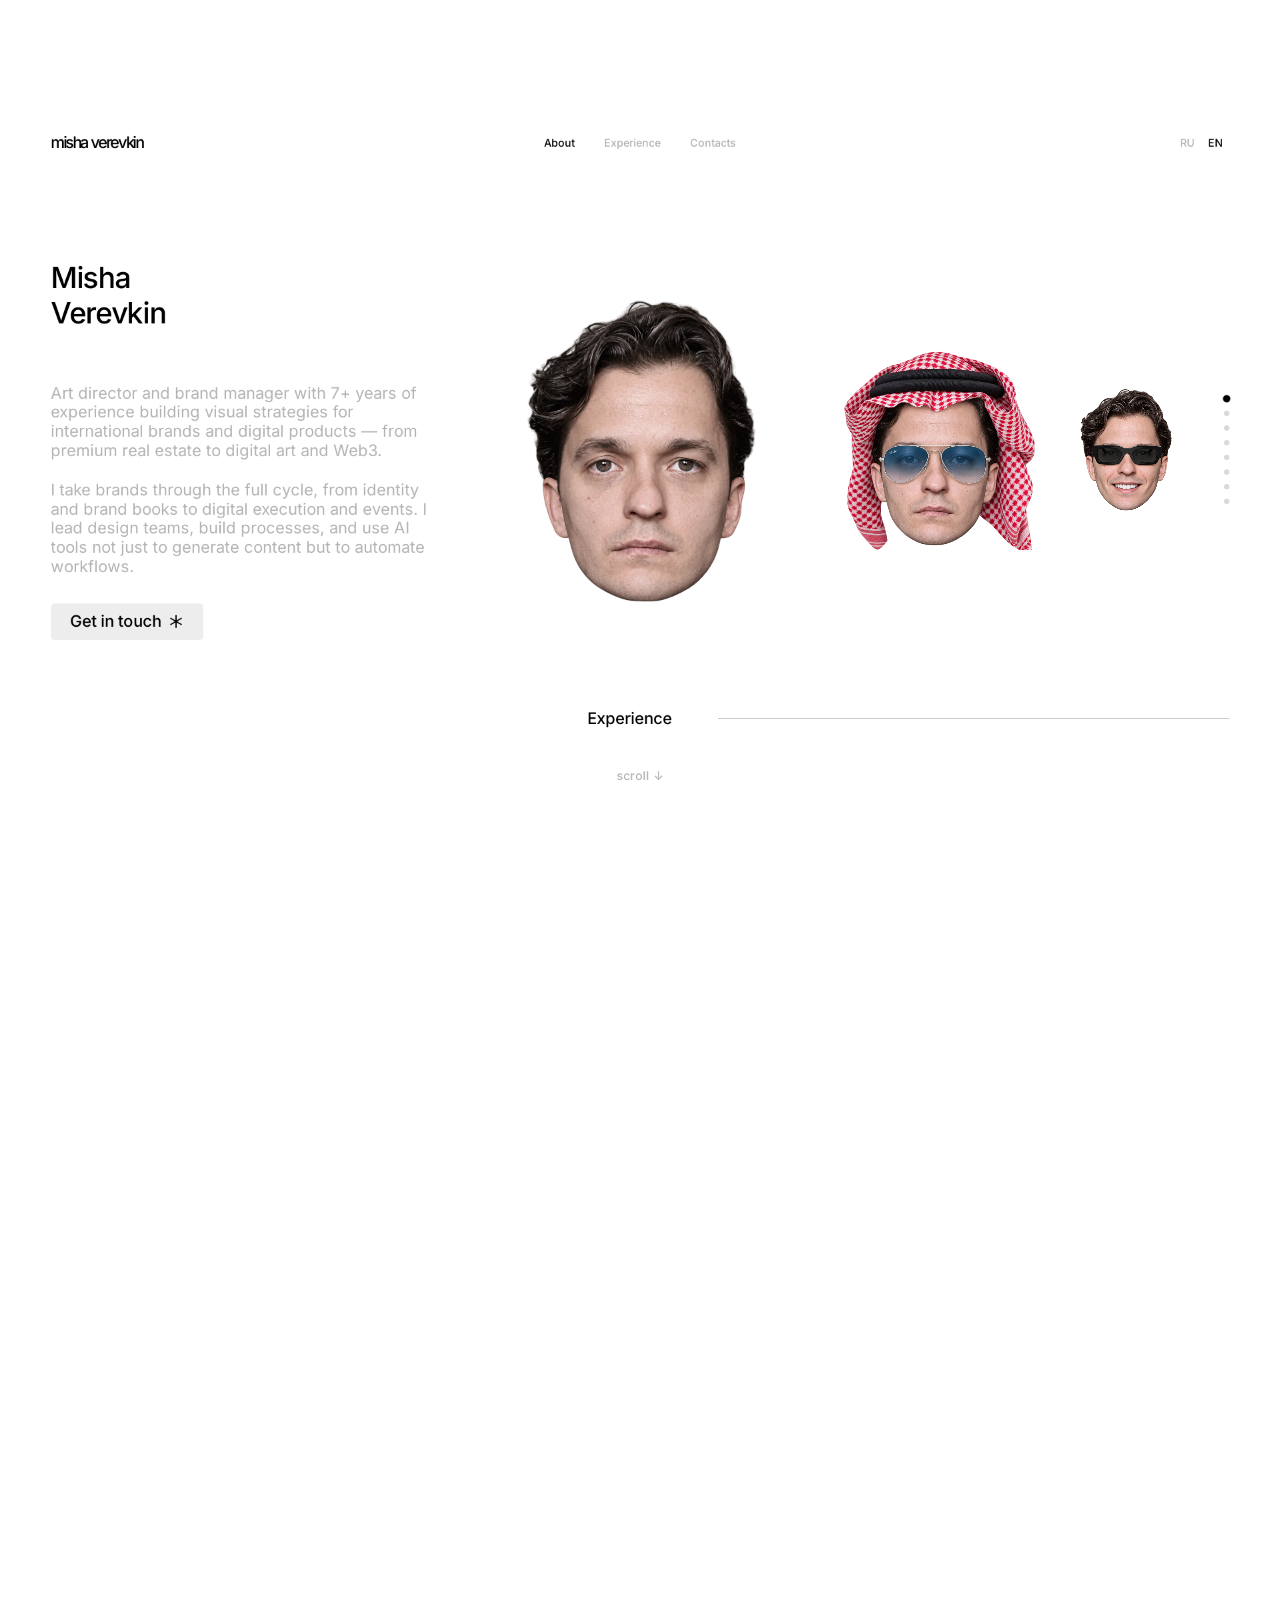
<file: index.html>
<!doctype html>
<html lang="ru">
<head>
<meta charset="utf-8">
<meta name="viewport" content="width=device-width, initial-scale=1">
<title>Миша Веревкин — арт-директор и бренд-менеджер</title>
<meta name="description" content="Арт-директор и бренд-менеджер с 7+ годами опыта: визуальные стратегии для международных брендов и цифровых продуктов — от премиальной недвижимости до цифрового искусства и Web3.">
<link rel="canonical" href="https://verevkin.pro/">
<link rel="alternate" hreflang="ru" href="https://verevkin.pro/">
<link rel="alternate" hreflang="en" href="https://verevkin.pro/?lang=en">
<link rel="alternate" hreflang="x-default" href="https://verevkin.pro/">
<meta property="og:type" content="website">
<meta property="og:url" content="https://verevkin.pro/">
<meta property="og:title" content="Миша Веревкин — арт-директор и бренд-менеджер">
<meta property="og:description" content="Арт-директор и бренд-менеджер с 7+ годами опыта: визуальные стратегии для международных брендов и цифровых продуктов — от премиальной недвижимости до цифрового искусства и Web3.">
<meta property="og:image" content="https://verevkin.pro/assets/og-image.jpg">
<meta property="og:image:width" content="1200"><meta property="og:image:height" content="630">
<meta property="og:locale" content="ru_RU"><meta property="og:locale:alternate" content="en_US">
<meta name="twitter:card" content="summary_large_image">
<meta name="theme-color" content="#ffffff">
<link rel="icon" type="image/png" href="assets/favicon.png">
<link rel="apple-touch-icon" href="assets/apple-touch-icon.png">
<link rel="preload" href="assets/fonts/inter-cyrillic-500.woff2" as="font" type="font/woff2" crossorigin>
<link rel="preload" href="assets/fonts/inter-latin-500.woff2" as="font" type="font/woff2" crossorigin>
<link rel="preload" href="assets/faces/face-01.webp" as="image">
<link rel="stylesheet" href="assets/site.css">
</head>
<body>
<svg width="0" height="0" style="position:absolute" aria-hidden="true">
  <symbol id="i-corners" viewBox="0 0 256 256" fill="none" stroke="currentColor" stroke-width="20" stroke-linecap="round" stroke-linejoin="round"><path d="M168 48h40v40M88 208H48v-40M208 168v40h-40M48 88V48h40"/></symbol>
  <symbol id="i-link" viewBox="0 0 256 256" fill="none" stroke="currentColor" stroke-width="18" stroke-linecap="round" stroke-linejoin="round"><path d="M122 168l-26 26a44 44 0 0 1-62-62l26-26M134 88l26-26a44 44 0 0 1 62 62l-26 26M96 160l64-64"/></symbol>
  <symbol id="i-star" viewBox="0 0 256 256" fill="none" stroke="currentColor" stroke-width="20" stroke-linecap="round"><path d="M128 32v192M44.9 80l166.2 96M44.9 176l166.2-96"/></symbol>
  <symbol id="i-x" viewBox="0 0 256 256" fill="none" stroke="currentColor" stroke-width="16" stroke-linecap="round"><path d="M200 56 56 200M200 200 56 56"/></symbol>
  <symbol id="i-in" viewBox="0 0 24 24" fill="currentColor"><path d="M4.98 3.5a2.5 2.5 0 1 1 0 5 2.5 2.5 0 0 1 0-5ZM3 9h4v12H3zM10 9h3.8v1.7h.1c.5-1 1.8-2 3.7-2 4 0 4.7 2.6 4.7 6V21h-4v-5.5c0-1.3 0-3-1.8-3s-2.1 1.4-2.1 2.9V21H10z"/></symbol>
  <symbol id="i-tg" viewBox="0 0 24 24" fill="currentColor"><path d="M21.6 3.3 2.9 10.5c-1.3.5-1.3 1.2-.2 1.5l4.8 1.5 1.8 5.6c.2.6.1.8.7.8.5 0 .7-.2 1-.5l2.3-2.3 4.8 3.6c.9.5 1.5.2 1.7-.8l3.2-15c.3-1.3-.5-1.9-1.4-1.6ZM8.4 13.1l9.9-6.3c.5-.3.9-.1.6.2l-8.2 7.4-.3 3.4-2-4.7Z"/></symbol>
  <symbol id="i-hh" viewBox="0 0 24 24" fill="currentColor"><path d="M3 5h2.6v5.1c.7-.9 1.7-1.4 2.9-1.4 2.2 0 3.3 1.3 3.3 3.6V19H9.2v-6.1c0-1.2-.5-1.8-1.5-1.8-1.1 0-1.9.8-1.9 2.1V19H3V5Zm10.2 0h2.6v5.1c.7-.9 1.7-1.4 2.9-1.4 2.2 0 3.3 1.3 3.3 3.6V19h-2.6v-6.1c0-1.2-.5-1.8-1.5-1.8-1.1 0-1.9.8-1.9 2.1V19h-2.8V5Z"/></symbol>
</svg>

<div id="track">
  <div id="stage">
    <div id="board">
      <div id="scene">
        <nav id="nav" data-i18n-aria="navAria">
          <a class="brand" href="#" data-go="0" data-i18n="brand"></a>
          <div class="menu">
            <a href="#" data-go="0" id="m-about" data-i18n="nav.about"></a>
            <a href="#" data-go="1" id="m-exp" data-i18n="nav.exp"></a>
            <a href="#" data-go="contacts" id="m-contacts" data-i18n="nav.contacts"></a>
          </div>
          <div class="lang" data-i18n-aria="langAria"><button data-lang="ru">RU</button><button data-lang="en">EN</button></div>
          <button id="burger" data-i18n-aria="menuAria" aria-expanded="false"><span></span></button>
        </nav>
        <div id="mmenu" data-i18n-aria="menuAria">
          <a href="#" data-go="0" id="mm-about" data-i18n="nav.about"></a>
          <a href="#" data-go="1" id="mm-exp" data-i18n="nav.exp"></a>
          <a href="#" data-go="contacts" id="mm-contacts" data-i18n="nav.contacts"></a>
          <div class="lang" data-i18n-aria="langAria"><button data-lang="ru">RU</button><button data-lang="en">EN</button></div>
        </div>

        <div id="faces"></div>
        <div id="copies"></div>

        <div id="rule"></div>
        <div id="hero-label"><span data-i18n="experience"></span></div>
        <div class="date" id="d-from"><span class="seg" data-seg="0"></span><span class="seg" data-seg="1"></span></div>
        <div class="date" id="d-to"><span class="seg" data-seg="0"></span><span class="seg" data-seg="1"></span></div>
        <div id="face-cue" aria-hidden="true"><svg><use href="#i-corners"/></svg></div>

        <section id="contacts" data-i18n-aria="nav.contacts">
          <div class="cface"><img alt="" id="cface-img"></div>
          <h2 data-i18n="contactsTitle"></h2>
          <div class="ways">
            <div class="way"><span class="l" data-i18n="call"></span><a href="tel:+79220872772">+7 922 08 72 772</a></div>
            <div class="way"><span class="l" data-i18n="tg"></span><a href="https://t.me/verevkinmi" target="_blank" rel="noopener">@verevkinmi</a></div>
            <div class="way"><span class="l" data-i18n="mail"></span><a href="mailto:misha@verevkin.pro">misha@verevkin.pro</a></div>
          </div>
          <div class="soc">
            <a href="https://www.linkedin.com/in/verevkinmi" target="_blank" rel="noopener" aria-label="LinkedIn"><svg><use href="#i-in"/></svg></a>
            <a href="https://t.me/verevkinmi" target="_blank" rel="noopener" aria-label="Telegram"><svg><use href="#i-tg"/></svg></a>
            <a href="https://spb.hh.ru/resume/e219c73cff111df6860039ed1f66704b354452" target="_blank" rel="noopener" aria-label="hh.ru"><svg><use href="#i-hh"/></svg></a>
          </div>
          <div class="legal" data-i18n-html="legal"></div>
        </section>

        <div id="dots" aria-hidden="true"></div>
        <div id="hint" data-i18n="hint"></div>
      </div>

      <div id="modal" role="dialog" aria-modal="true" aria-labelledby="dlg-role">
        <div class="veil" data-close></div>
        <div id="dlg">
          <button class="x" data-close data-i18n-aria="close"><svg><use href="#i-x"/></svg></button>
          <div class="scroll">
            <div class="inner">
              <div class="mface"><img alt="" id="dlg-face"></div>
              <div class="tl"><span id="dlg-from"></span><span class="ln"></span><span id="dlg-to"></span></div>
              <div class="head"><div class="co" id="dlg-co"></div><div class="kind" id="dlg-kind"></div></div>
              <div class="role" id="dlg-role"></div>
              <div class="blocks" id="dlg-blocks"></div>
              <div class="gal" id="dlg-gal"></div>
              <div class="projects"><div class="ttl" data-i18n="projects"></div><div class="grid" id="dlg-proj"></div></div>
            </div>
          </div>
        </div>
      </div>
    </div>
  </div>
</div>
<script src="assets/content.js"></script>
<script src="assets/app.js"></script>
</body>
</html>
</file>
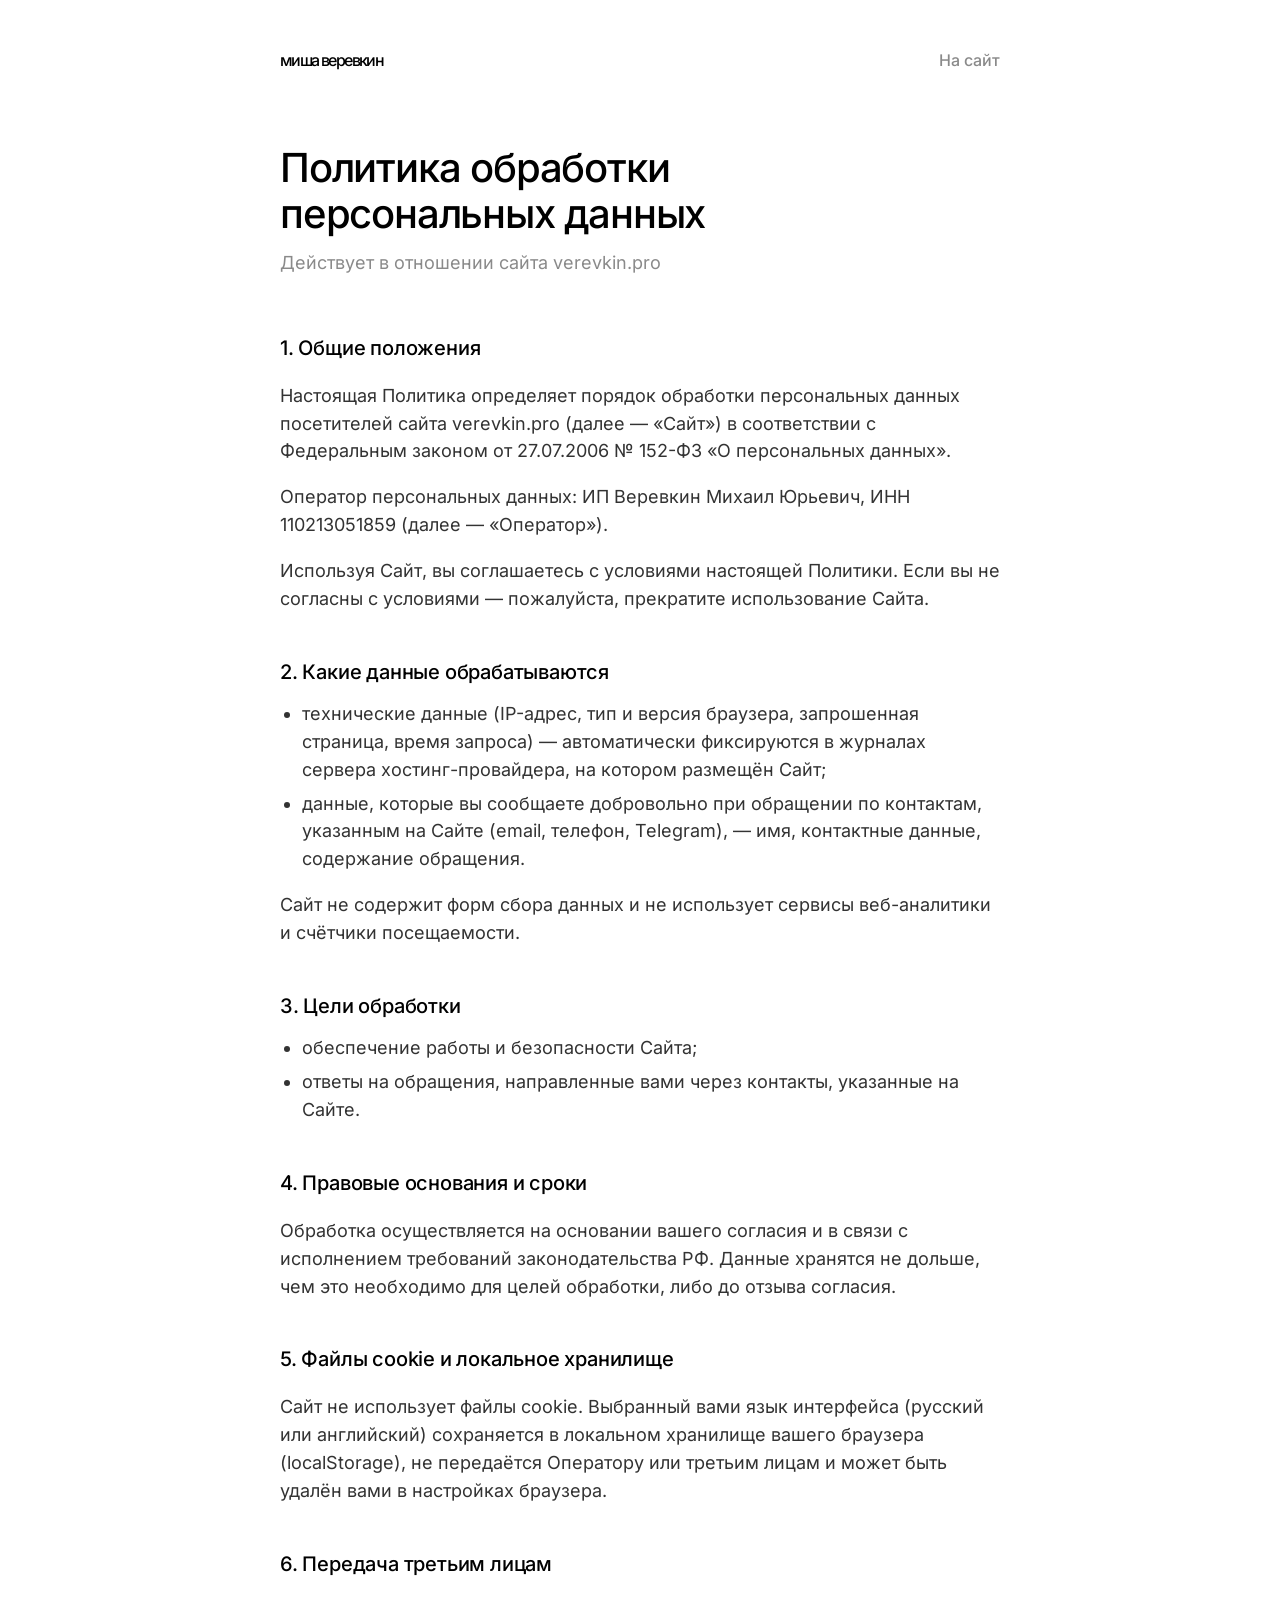
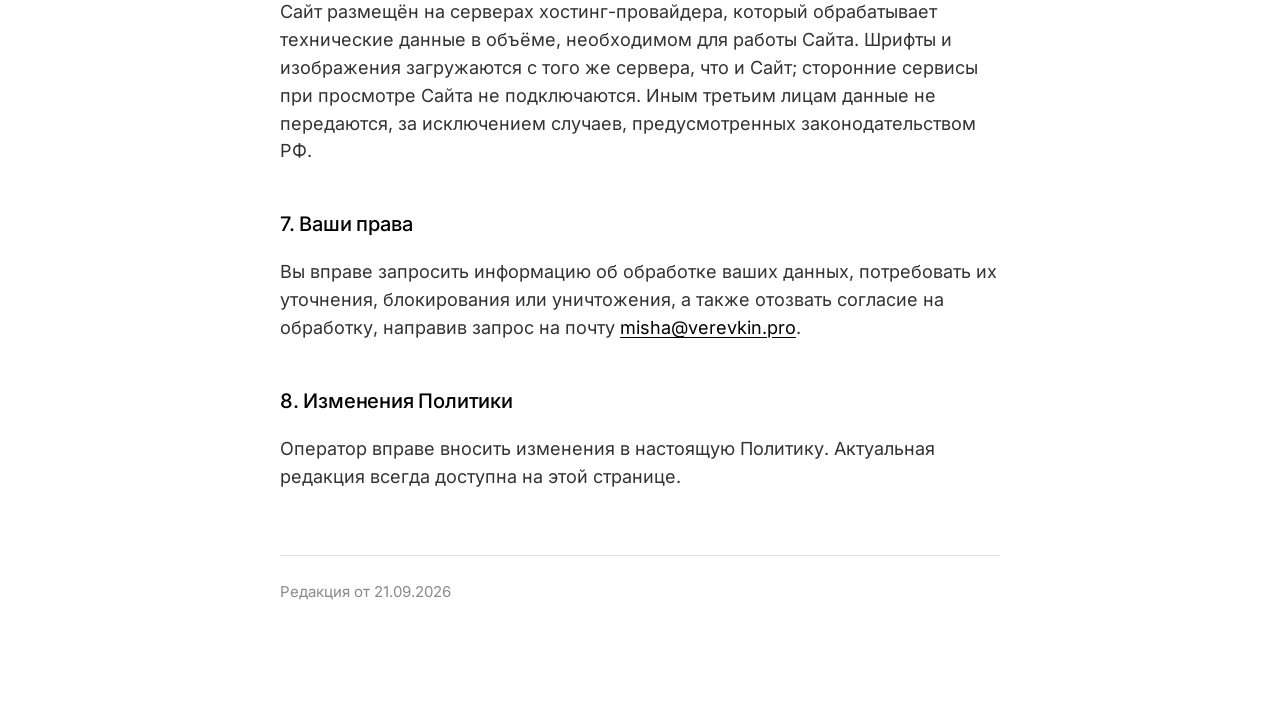
<file: privacy/index.html>
<!doctype html>
<html lang="ru">
<head>
<meta charset="utf-8">
<meta name="viewport" content="width=device-width, initial-scale=1">
<title>Политика обработки персональных данных — verevkin.pro</title>
<meta name="description" content="Политика обработки персональных данных посетителей сайта verevkin.pro">
<link rel="icon" type="image/png" href="../assets/favicon.png">
<style>
@font-face { font-family: Inter; font-weight: 400; font-display: swap; src: url(../assets/fonts/inter-cyrillic-400.woff2) format('woff2'); unicode-range: U+0301,U+0400-045F,U+0490-0491,U+04B0-04B1,U+2116; }
@font-face { font-family: Inter; font-weight: 400; font-display: swap; src: url(../assets/fonts/inter-latin-400.woff2) format('woff2'); unicode-range: U+0000-00FF,U+2000-206F; }
@font-face { font-family: Inter; font-weight: 500; font-display: swap; src: url(../assets/fonts/inter-cyrillic-500.woff2) format('woff2'); unicode-range: U+0301,U+0400-045F,U+0490-0491,U+04B0-04B1,U+2116; }
@font-face { font-family: Inter; font-weight: 500; font-display: swap; src: url(../assets/fonts/inter-latin-500.woff2) format('woff2'); unicode-range: U+0000-00FF,U+2000-206F; }
:root { --ink: #000; --mute: #8a8a8a; --line: #e2e2e2; }
html, body { margin: 0; background: #fff; color: var(--ink); }
body { font: 400 18px/1.55 Inter, "Helvetica Neue", Arial, sans-serif; -webkit-font-smoothing: antialiased; }
.wrap { max-width: 720px; margin: 0 auto; padding: 48px 24px 96px; }
.top { display: flex; justify-content: space-between; align-items: center; font-weight: 500; font-size: 16px; margin-bottom: 72px; }
.top a { color: var(--ink); text-decoration: none; letter-spacing: -0.1em; }
.top a.back { letter-spacing: 0; color: var(--mute); }
.top a.back:hover { color: var(--ink); }
h1 { font-weight: 500; font-size: 40px; line-height: 1.15; letter-spacing: -0.03em; margin: 0 0 12px; text-wrap: balance; }
.sub { color: var(--mute); margin: 0 0 56px; }
h2 { font-weight: 500; font-size: 20px; letter-spacing: -0.01em; margin: 44px 0 12px; }
p, li { color: #333; }
ul { padding-left: 1.2em; margin: 8px 0; } li { margin: 6px 0; }
a { color: var(--ink); text-underline-offset: 3px; }
.ed { margin-top: 64px; padding-top: 24px; border-top: 1px solid var(--line); color: var(--mute); font-size: 15px; }
@media (max-width: 600px) { body { font-size: 16px; } h1 { font-size: 30px; } .top { margin-bottom: 48px; } }
</style>
</head>
<body>
<div class="wrap">
  <div class="top"><a href="../">миша веревкин</a><a class="back" href="../">На сайт</a></div>

  <h1>Политика обработки персональных данных</h1>
  <p class="sub">Действует в отношении сайта verevkin.pro</p>

  <h2>1. Общие положения</h2>
  <p>Настоящая Политика определяет порядок обработки персональных данных посетителей сайта verevkin.pro (далее — «Сайт») в соответствии с Федеральным законом от 27.07.2006 № 152-ФЗ «О персональных данных».</p>
  <p>Оператор персональных данных: ИП Веревкин Михаил Юрьевич, ИНН 110213051859 (далее — «Оператор»).</p>
  <p>Используя Сайт, вы соглашаетесь с условиями настоящей Политики. Если вы не согласны с условиями — пожалуйста, прекратите использование Сайта.</p>

  <h2>2. Какие данные обрабатываются</h2>
  <ul>
    <li>технические данные (IP-адрес, тип и версия браузера, запрошенная страница, время запроса) — автоматически фиксируются в журналах сервера хостинг-провайдера, на котором размещён Сайт;</li>
    <li>данные, которые вы сообщаете добровольно при обращении по контактам, указанным на Сайте (email, телефон, Telegram), — имя, контактные данные, содержание обращения.</li>
  </ul>
  <p>Сайт не содержит форм сбора данных и не использует сервисы веб-аналитики и счётчики посещаемости.</p>

  <h2>3. Цели обработки</h2>
  <ul>
    <li>обеспечение работы и безопасности Сайта;</li>
    <li>ответы на обращения, направленные вами через контакты, указанные на Сайте.</li>
  </ul>

  <h2>4. Правовые основания и сроки</h2>
  <p>Обработка осуществляется на основании вашего согласия и в связи с исполнением требований законодательства РФ. Данные хранятся не дольше, чем это необходимо для целей обработки, либо до отзыва согласия.</p>

  <h2>5. Файлы cookie и локальное хранилище</h2>
  <p>Сайт не использует файлы cookie. Выбранный вами язык интерфейса (русский или английский) сохраняется в локальном хранилище вашего браузера (localStorage), не передаётся Оператору или третьим лицам и может быть удалён вами в настройках браузера.</p>

  <h2>6. Передача третьим лицам</h2>
  <p>Сайт размещён на серверах хостинг-провайдера, который обрабатывает технические данные в объёме, необходимом для работы Сайта. Шрифты и изображения загружаются с того же сервера, что и Сайт; сторонние сервисы при просмотре Сайта не подключаются. Иным третьим лицам данные не передаются, за исключением случаев, предусмотренных законодательством РФ.</p>

  <h2>7. Ваши права</h2>
  <p>Вы вправе запросить информацию об обработке ваших данных, потребовать их уточнения, блокирования или уничтожения, а также отозвать согласие на обработку, направив запрос на почту <a href="mailto:misha@verevkin.pro">misha@verevkin.pro</a>.</p>

  <h2>8. Изменения Политики</h2>
  <p>Оператор вправе вносить изменения в настоящую Политику. Актуальная редакция всегда доступна на этой странице.</p>

  <p class="ed">Редакция от 21.09.2026</p>
</div>
</body>
</html>
</file>
<file: assets/site.css>
/* verevkin.pro — generated from proto/src.html by build_site.py */
@font-face { font-family: Inter; font-style: normal; font-weight: 400; font-display: swap; src: url(fonts/inter-cyrillic-400.woff2) format('woff2'); unicode-range: U+0301,U+0400-045F,U+0490-0491,U+04B0-04B1,U+2116; }
@font-face { font-family: Inter; font-style: normal; font-weight: 400; font-display: swap; src: url(fonts/inter-latin-400.woff2) format('woff2'); unicode-range: U+0000-00FF,U+0131,U+0152-0153,U+02BB-02BC,U+02C6,U+02DA,U+02DC,U+0304,U+0308,U+0329,U+2000-206F,U+20AC,U+2122,U+2191,U+2193,U+2212,U+2215,U+FEFF,U+FFFD; }
@font-face { font-family: Inter; font-style: normal; font-weight: 500; font-display: swap; src: url(fonts/inter-cyrillic-500.woff2) format('woff2'); unicode-range: U+0301,U+0400-045F,U+0490-0491,U+04B0-04B1,U+2116; }
@font-face { font-family: Inter; font-style: normal; font-weight: 500; font-display: swap; src: url(fonts/inter-latin-500.woff2) format('woff2'); unicode-range: U+0000-00FF,U+0131,U+0152-0153,U+02BB-02BC,U+02C6,U+02DA,U+02DC,U+0304,U+0308,U+0329,U+2000-206F,U+20AC,U+2122,U+2191,U+2193,U+2212,U+2215,U+FEFF,U+FFFD; }
html, body { margin: 0; } [hidden] { display: none !important; } img { max-width: 100%; }
:root {
    --bg: #ffffff;
    --ink: #000000;
    --mute: #b3b3b3;
    --ph: #d9d9d9;
    --line: #b3b3b3;
    --u: 1;
    --ease: cubic-bezier(.2,.7,.2,1);
    --m: 76px;   /* page margin 1920 */
    --col4: 568px; /* 4 of 12 cols, gutter 32 */
    --tl: 942px;  /* timeline baseline */
    --dh: 29px;   /* date digit height */
    --bh: 1080px; /* board height (JS sets it on mobile) */
    color-scheme: light;
  }
  * { box-sizing: border-box; }
  html.locked { overflow: hidden; }
  body {
    margin: 0;
    background: var(--bg);
    color: var(--ink);
    font-family: Inter, "Helvetica Neue", Arial, sans-serif;
    font-weight: 500;
    font-size: 24px;
    line-height: 1.2;
    -webkit-font-smoothing: antialiased;
  }
  a, button { color: inherit; text-decoration: none; font: inherit; background: none; border: 0; padding: 0; cursor: pointer; }
  a:focus-visible, button:focus-visible { outline: 2px solid var(--ink); outline-offset: 4px; }
  svg { display: block; }

  #track { position: relative; }
  #stage { position: sticky; top: 0; height: 100vh; height: 100dvh; overflow: hidden; background: var(--bg); }
  .snap { position: absolute; left: 0; width: 1px; height: 1px; scroll-snap-align: start; pointer-events: none; }
  html.snapping { scroll-snap-type: y proximity; }
  @media (max-width: 760px) { html.snapping { scroll-snap-type: y mandatory; } .snap { scroll-snap-stop: always; } }
  html.locked.snapping { scroll-snap-type: none; }

  #board { position: absolute; left: 50%; top: 50%; width: 1920px; height: 1080px; transform: translate(-50%, -50%) scale(var(--u)); transform-origin: center center; }
  /* everything except the modal lives in #scene so it can be blurred/scaled under the pop-up */
  #scene { position: absolute; inset: 0; transition: transform .55s var(--ease), filter .55s var(--ease), opacity .55s var(--ease); will-change: transform, filter; }
  #board.modal-open #scene { transform: scale(.965); filter: blur(10px); opacity: .9; }

  /* language switch: text fades out, swaps, fades back */
  #copies, #nav .brand, #nav .menu, #mmenu a, #hero-label span, #contacts h2, #contacts .way .l, #contacts .legal, #dlg .inner { transition: opacity .17s ease; }
  #board.swapping #copies, #board.swapping #nav .brand, #board.swapping #nav .menu, #board.swapping #mmenu a, #board.swapping #hero-label span,
  #board.swapping #contacts h2, #board.swapping #contacts .way .l, #board.swapping #contacts .legal, #board.swapping #dlg .inner { opacity: 0; }

  /* nav */
  #nav { position: absolute; left: var(--m); right: var(--m); top: 65px; height: 29px; display: flex; align-items: center; justify-content: space-between; white-space: nowrap; z-index: 50; }
  #nav .brand { letter-spacing: -0.1em; }
  #nav .menu { position: absolute; left: 50%; top: 50%; transform: translate(-50%, -50%); display: flex; gap: 44px; font-size: 16px; }
  #nav .menu a { color: var(--mute); transition: color .25s; }
  #nav .menu a.on, #nav .menu a:hover { color: var(--ink); }
  .lang { display: flex; font-size: 16px; }
  .lang button { padding: 0 10px; height: 19px; line-height: 19px; color: var(--mute); border-radius: 4px; transition: color .25s, background .25s; }
  .lang button.on { color: var(--ink); }
  .lang button:hover { color: var(--ink); }
  #burger { display: none; width: 44px; height: 44px; align-items: center; justify-content: center; }
  #burger span { display: block; width: 22px; height: 2px; background: var(--ink); position: relative; transition: transform .3s var(--ease), background .3s; }
  #burger span::before, #burger span::after { content: ""; position: absolute; left: 0; width: 22px; height: 2px; background: var(--ink); transition: transform .3s var(--ease), top .3s var(--ease); }
  #burger span::before { top: -7px; } #burger span::after { top: 7px; }
  #burger.open span { background: transparent; }
  #burger.open span::before { top: 0; transform: rotate(45deg); }
  #burger.open span::after { top: 0; transform: rotate(-45deg); }
  #mmenu { display: none; }

  /* faces */
  .face { position: absolute; left: 960px; top: 540px; width: 480px; height: 480px; margin: -240px 0 0 -240px; transform-origin: center center; will-change: transform, opacity; cursor: pointer; user-select: none; -webkit-user-drag: none; }
  .face img { display: block; width: 100%; height: 100%; object-fit: contain; pointer-events: none; }
  .face .alt { position: absolute; inset: 0; opacity: 0; }
  .face.punch { animation: punch .5s var(--ease); }
  .face.punch .alt { opacity: 1; }
  .face.punch .base { opacity: 0; }
  @keyframes punch { 0% { scale: 1; } 25% { scale: 1.08 .94; } 55% { scale: .97 1.04; } 100% { scale: 1; } }

  /* left column */
  .copy { position: absolute; left: var(--m); top: 540px; width: var(--col4); transform: translateY(-50%); display: flex; flex-direction: column; gap: 80px; will-change: opacity, transform; }
  .copy.intro { gap: 80px; width: var(--col4); }
  .copy.intro .name { font-size: 44px; letter-spacing: -0.03em; line-height: 1.2; }
  .copy.intro p { margin: 0; color: var(--mute); }
  /* descriptions & secondary text — Regular */
  .copy.intro p, .copy .did, .copy .head .kind, #dlg .head .kind, #dlg .blk .d, #dlg .pcard .d,
  #contacts .legal, #contacts .way .l { font-weight: 400; }
  .copy .did-wrap { display: flex; flex-direction: column; gap: 40px; align-items: flex-start; }
  .copy.intro p + p { margin-top: 30px; }
  .copy .head { display: flex; flex-direction: column; gap: 12px; }
  .copy .head .co { letter-spacing: -0.03em; }
  .copy .head .kind { color: var(--mute); }
  .copy .role { font-size: 44px; letter-spacing: -0.03em; line-height: 1.2; text-wrap: balance; }
  .copy .did { color: var(--mute); margin: 0; }

  /* rule + label + dates — all centred on one --tl line */
  #rule { position: absolute; top: var(--tl); height: 0; border-top: 1px solid var(--line); pointer-events: none; }
  #hero-label { position: absolute; left: 881px; top: calc(var(--tl) - var(--dh) / 2); height: var(--dh); line-height: var(--dh); padding: 0 20px; margin-left: -20px; background: var(--bg); z-index: 3; will-change: transform, opacity; }
  .date { position: absolute; top: calc(var(--tl) - var(--dh) / 2); display: flex; background: var(--bg); font-variant-numeric: tabular-nums; z-index: 2; }
  .date .seg { padding: 0 10px; height: var(--dh); line-height: var(--dh); display: flex; }
  #d-from { left: 66px; }
  #d-to { right: 66px; }
  .dg { display: inline-block; height: var(--dh); overflow: hidden; vertical-align: top; }
  .dg .roll { display: flex; flex-direction: column; transition: transform .45s var(--ease); }
  .dg .roll span { height: var(--dh); line-height: var(--dh); display: block; }
  .dg.go .roll { transform: translateY(calc(var(--dh) * -1)); }

  /* buttons */
  .btn { height: 45px; padding: 0 24px; display: inline-flex; align-items: center; gap: 10px; background: #ededed; color: var(--ink); border-radius: 6px; white-space: nowrap; transition: background .25s, color .25s, transform .25s var(--ease); }
  .btn:hover { background: var(--ink); color: var(--bg); }
  .btn:active { transform: scale(.98); }
  .btn svg { width: 24px; height: 24px; }
  .btn.lg { height: 55px; padding: 0 29px; }
  /* click trigger on the active face */
  #face-cue { position: absolute; left: 960px; top: 540px; width: 32px; height: 32px; margin: -224px 0 0 200px; pointer-events: none; opacity: 0; transition: opacity .3s, transform .3s var(--ease); z-index: 35; color: var(--mute); }
  #face-cue svg { width: 100%; height: 100%; }
  #face-cue.on { opacity: 1; }
  .face:hover ~ #face-cue.on { transform: scale(1.12); }

  /* modal */
  #modal { position: absolute; inset: 0; z-index: 100; display: grid; place-items: center; opacity: 0; pointer-events: none; transition: opacity .4s var(--ease); }
  #modal.on { opacity: 1; pointer-events: auto; }
  #modal .veil { position: absolute; inset: 0; background: rgba(255,255,255,.55); }
  #dlg { position: relative; width: 1521px; max-height: 1000px; background: var(--bg); border-radius: 12px; box-shadow: 0 40px 120px -30px rgba(0,0,0,.35), 0 0 0 1px rgba(0,0,0,.04); transform: translateY(48px) scale(.96); opacity: 0; transition: transform .55s var(--ease), opacity .4s var(--ease); will-change: transform, opacity; display: flex; flex-direction: column; overflow: hidden; }
  #modal.on #dlg { transform: translateY(0) scale(1); opacity: 1; }
  #dlg .scroll { overflow-y: auto; overflow-x: hidden; overscroll-behavior: contain; flex: 1; scrollbar-width: thin; scrollbar-color: var(--ph) transparent; }
  #dlg .inner { position: relative; min-height: 1248px; padding: 133px 88px 88px; display: flex; flex-direction: column; align-items: flex-start; }
  #dlg.wide .inner { min-height: 0; }
  #dlg .x { position: absolute; right: 24px; top: 24px; width: 32px; height: 32px; display: grid; place-items: center; z-index: 5; border-radius: 50%; transition: background .2s, transform .3s var(--ease); }
  #dlg .x:hover { background: #f0f0f0; transform: rotate(90deg); }
  #dlg .x svg { width: 24px; height: 24px; }
  #dlg .mface { position: absolute; left: 50%; top: 23px; width: 258px; height: 258px; margin-left: -129px; padding: 9px; border-radius: 50%; background: var(--bg); z-index: 3; transform: scale(.6); opacity: 0; transition: transform .6s var(--ease) .1s, opacity .4s .1s; }
  #modal.on #dlg .mface { transform: scale(1); opacity: 1; }
  #dlg .mface img { width: 100%; height: 100%; object-fit: contain; }
  #dlg .tl { align-self: stretch; display: flex; justify-content: space-between; align-items: center; gap: 32px; font-variant-numeric: tabular-nums; }
  #dlg .tl .ln { flex: 1; border-top: 1px solid var(--line); }
  #dlg .head { margin-top: 56px; width: 365px; display: flex; flex-direction: column; gap: 12px; }
  #dlg .head .co { letter-spacing: -0.03em; }
  #dlg .head .kind { color: var(--mute); }
  #dlg .role { margin-top: 70px; width: 690px; font-size: 44px; letter-spacing: -0.03em; line-height: 1.2; text-wrap: balance; }
  #dlg .blocks { margin-top: 96px; width: 678px; display: grid; grid-template-columns: 299px 299px; gap: 80px; }
  #dlg.nogal .inner { min-height: 1010px; }
  #dlg.nogal .blocks, #dlg.wide .blocks { width: 1345px; grid-template-columns: repeat(4, 1fr); gap: 60px 50px; }
  #dlg .blk { display: flex; flex-direction: column; gap: 12px; opacity: 0; transform: translateY(16px); transition: opacity .45s var(--ease), transform .55s var(--ease); }
  #modal.on #dlg .blk { opacity: 1; transform: none; }
  #dlg .blk .t { letter-spacing: -0.03em; }
  #dlg .blk .d { color: var(--mute); }
  #dlg .gal { position: absolute; right: 88px; top: 406px; width: 540px; display: grid; grid-template-columns: 252px 252px; gap: 35px; }
  #dlg.wide .gal { display: none; }

  /* projects strip (wide mode) */
  #dlg .projects { margin-top: 84px; width: 1345px; }
  #dlg:not(.wide) .projects { display: none; }
  #dlg .projects .ttl { font-size: 20px; margin-bottom: 28px; }
  #dlg .projects .grid { display: grid; grid-template-columns: repeat(3, 1fr); gap: 40px; }
  #dlg .pcard { display: flex; flex-direction: column; gap: 22px; opacity: 0; transform: translateY(16px); transition: opacity .45s var(--ease), transform .55s var(--ease); }
  #modal.on #dlg .pcard { opacity: 1; transform: none; }
  #dlg .pcard .img { aspect-ratio: 16 / 9; border-radius: 12px; overflow: hidden; background: var(--ph); box-shadow: 0 0 0 1px rgba(0,0,0,.06); }
  #dlg .pcard .img img { width: 100%; height: 100%; object-fit: cover; display: block; transition: transform .5s var(--ease); }
  #dlg .pcard:hover .img img { transform: scale(1.04); }
  #dlg .pcard .d { font-size: 20px; line-height: 1.35; }
  #dlg .pcard .lnk { margin-top: auto; font-size: 20px; display: inline-flex; align-items: center; gap: 8px; color: var(--ink); }
  #dlg .pcard .lnk u { text-underline-offset: 4px; text-decoration-thickness: 1px; }
  #dlg .pcard .lnk svg { width: 20px; height: 20px; }
  #dlg .pcard .lnk.nda { color: var(--mute); }
  #dlg .gal .g { width: 252px; position: relative; height: 151px; border-radius: 15px; overflow: hidden; background: var(--ph); opacity: 0; transform: translateY(16px); transition: opacity .45s var(--ease), transform .55s var(--ease); }
  #modal.on #dlg .gal .g { opacity: 1; transform: none; }
  #dlg .gal .g img { width: 100%; height: 100%; object-fit: cover; display: block; transition: transform .5s var(--ease); }
  #dlg .gal .g:hover img { transform: scale(1.05); }
  #dlg .gal .g .c { position: absolute; }

  /* contacts */
  #contacts { position: absolute; inset: 0; opacity: 0; pointer-events: none; will-change: opacity; }
  #contacts.on { pointer-events: auto; }
  #contacts .cface { position: absolute; left: 872px; top: 203px; width: 176px; height: 176px; }
  #contacts .cface img { width: 100%; height: 100%; object-fit: contain; display: block; }
  #contacts h2 { position: absolute; left: 493px; top: 468px; width: 933px; margin: 0; font-size: 44px; font-weight: 500; letter-spacing: -0.03em; line-height: 1.2; text-align: center; text-wrap: balance; }
  #contacts .ways { position: absolute; left: 232px; right: 176px; top: 663px; display: flex; justify-content: space-between; }
  #contacts .way { display: flex; flex-direction: column; align-items: center; gap: 20px; }
  #contacts .way .l { font-size: 24px; }
  #contacts .way a { font-size: 44px; letter-spacing: -0.03em; color: var(--mute); transition: color .25s; white-space: nowrap; }
  #contacts .way a:hover { color: var(--ink); }
  #contacts .soc { position: absolute; left: 50%; top: 865px; transform: translateX(-50%); display: flex; gap: 32px; }
  #contacts .legal { position: absolute; left: 50%; top: 985px; transform: translateX(-50%); width: 571px; text-align: center; font-size: 16px; line-height: 1.5; color: var(--mute); }
  #contacts .legal a { color: var(--mute); text-decoration: underline; text-underline-offset: 3px; transition: color .25s; }
  #contacts .legal a:hover { color: var(--ink); }
  #contacts .soc a { width: 56px; height: 56px; border-radius: 12px; background: #ededed; color: var(--ink); display: grid; place-items: center; transition: background .25s, color .25s, transform .25s var(--ease); }
  #contacts .soc a:hover { background: var(--ink); color: var(--bg); transform: translateY(-3px); }
  #contacts .soc svg { width: 28px; height: 28px; }

  /* dots + hint */
  #dots { position: absolute; right: 76px; top: 50%; transform: translateY(-50%); display: flex; flex-direction: column; gap: 14px; z-index: 50; }
  #dots button { width: 8px; height: 8px; border-radius: 50%; background: var(--ph); transition: background .25s, transform .25s; }
  #dots button.on { background: var(--ink); transform: scale(1.4); }
  #hint { position: absolute; left: 50%; bottom: 40px; transform: translateX(-50%); font-size: 18px; color: var(--mute); letter-spacing: 0.02em; transition: opacity .4s; }

  /* ---------- mobile: board 430 wide, height = real screen ---------- */
  @media (max-width: 760px) {
    :root { --dh: 20px; --fs: 260px; --fy: 206px; --ct: 410px; }
    #board { width: 430px; height: var(--bh); }
    #nav { left: 24px; right: 16px; top: 22px; font-size: 16px; }
    #nav .menu, #nav .lang { display: none; }
    #burger { display: flex; }
    #mmenu { display: block; position: absolute; inset: 0; background: var(--bg); z-index: 45; padding: 100px 24px 40px; opacity: 0; pointer-events: none; transform: translateY(-12px); transition: opacity .3s var(--ease), transform .35s var(--ease); }
    #mmenu.on { opacity: 1; pointer-events: auto; transform: none; }
    #mmenu a { display: block; font-size: 30px; letter-spacing: -0.03em; padding: 12px 0; color: var(--mute); }
    #mmenu a.on { color: var(--ink); }
    #mmenu .lang { margin-top: 24px; font-size: 18px; margin-left: -10px; }

    .face { left: 215px; top: var(--fy); }
    #face-cue { width: 26px; height: 26px; left: calc(215px + var(--fs) * 0.40); top: calc(var(--fy) - var(--fs) * 0.44); margin: -13px 0 0 -13px; }

    #hero-label { left: 24px; padding: 0 12px; margin-left: -12px; font-size: 15px; }
    .date { font-size: 15px; }
    .date .seg { padding: 0 8px; }
    #d-from { left: 16px; right: auto; }
    #d-to { left: auto; right: 16px; }

    .copy, .copy.intro { left: 24px; right: 24px; width: auto; top: var(--ct); gap: 16px; font-size: 15px; }
    .copy.intro { gap: 20px; }
    .copy.intro .name { font-size: 24px; }
    .copy.intro p + p { margin-top: 10px; }
    .copy .role { font-size: 24px; }
    .copy .head { gap: 6px; }
    .copy .did-wrap { gap: 16px; }
    .btn { height: 38px; padding: 0 14px; font-size: 14px; gap: 8px; border-radius: 6px; }
    .btn svg { width: 18px; height: 18px; }
    .btn.lg { height: 40px; padding: 0 16px; }
    #hint { display: none; }
    #dots { right: auto; left: 50%; top: 36px; transform: translate(-50%, -50%); flex-direction: row; gap: 8px; }
    #dots button { width: 6px; height: 6px; }

    #dlg { width: 398px; max-height: calc(var(--bh) - 60px); border-radius: 12px; }
    #dlg .inner { min-height: 0; padding: 0 20px 28px; }
    #dlg .x { right: 12px; top: 12px; }
    #dlg .mface { width: 130px; height: 130px; margin-left: -65px; top: 16px; padding: 5px; }
    #dlg.nogal .blocks, #dlg.wide .blocks { width: auto; grid-template-columns: 1fr; gap: 20px; }
    #dlg .projects { width: auto; margin-top: 34px; }
    #dlg .projects .ttl { font-size: 16px; margin-bottom: 18px; }
    #dlg .projects .grid { grid-template-columns: 1fr; gap: 24px; }
    #dlg .pcard { gap: 14px; }
    #dlg .pcard .d { font-size: 15px; }
    #dlg .pcard .lnk { font-size: 15px; }
    #dlg .pcard .lnk svg { width: 16px; height: 16px; }
    #dlg .tl { font-size: 14px; gap: 12px; }
    #dlg .inner { padding: 74px 20px 28px; }
    #dlg .head { width: auto; margin-top: 76px; gap: 6px; font-size: 16px; }
    #dlg .role { width: auto; font-size: 24px; margin-top: 20px; }
    #dlg .blocks { width: auto; grid-template-columns: 1fr; gap: 20px; margin-top: 28px; font-size: 15px; }
    #dlg .blk { gap: 6px; }
    #dlg .gal { position: static; width: auto; grid-template-columns: 1fr 1fr; gap: 10px; margin-top: 28px; }
    #dlg .gal .g { width: auto; height: 104px; border-radius: 10px; }

    #contacts .cface { left: 24px; top: calc(var(--bh) * 0.13); width: 104px; height: 104px; }
    #contacts h2 { left: 24px; width: 382px; top: calc(var(--bh) * 0.30); font-size: 26px; text-align: left; }
    #contacts .ways { left: 24px; right: 24px; top: calc(var(--bh) * 0.475); flex-direction: column; gap: 22px; }
    #contacts .way { align-items: flex-start; gap: 6px; }
    #contacts .way .l { font-size: 14px; }
    #contacts .way a { font-size: 24px; }
    #contacts .soc { left: 24px; transform: none; top: auto; bottom: 92px; gap: 14px; }
    #contacts .soc a { width: 40px; height: 40px; border-radius: 10px; }
    #contacts .soc svg { width: 20px; height: 20px; }
    #contacts .legal { left: 24px; right: 24px; width: auto; transform: none; top: auto; bottom: 20px; text-align: left; font-size: 11px; }
  }

  @media (prefers-reduced-motion: reduce) {
    #scene, #modal, #dlg, #dlg .mface, #dlg .blk, #dlg .gal .g, #more, #dots button, #burger span, #mmenu { transition: none !important; }
    #board.modal-open #scene { filter: none; transform: none; }
  }
</file>
